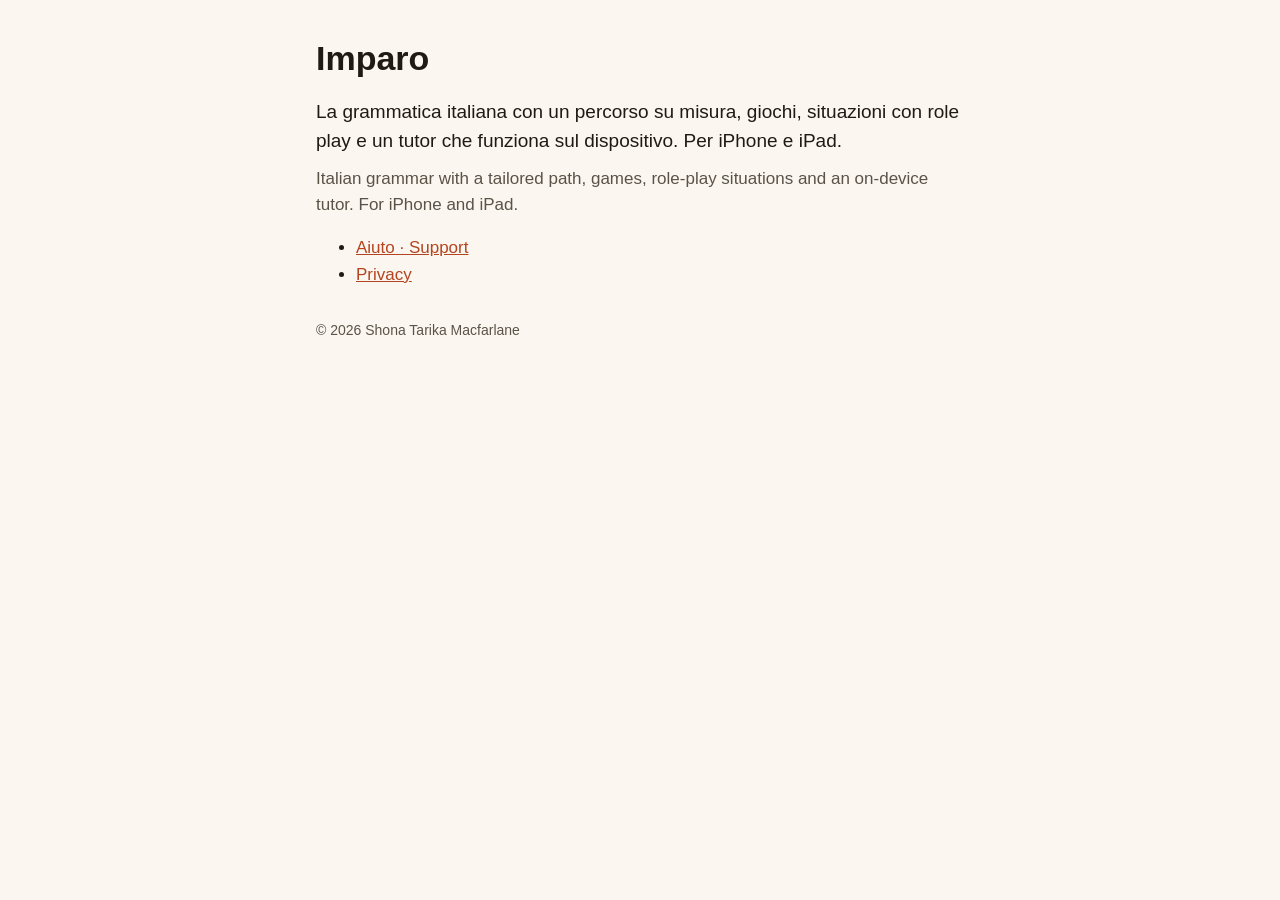
<file: index.html>
<!doctype html>
<html lang="it">
<head>
<meta charset="utf-8">
<meta name="viewport" content="width=device-width, initial-scale=1">
<title>Imparo</title>
<link rel="stylesheet" href="stile.css">
</head>
<body>
<main>
  <h1>Imparo</h1>
  <p class="lead">La grammatica italiana con un percorso su misura, giochi, situazioni con role play e un tutor che funziona sul dispositivo. Per iPhone e iPad.</p>
  <p lang="en">Italian grammar with a tailored path, games, role-play situations and an on-device tutor. For iPhone and iPad.</p>
  <ul>
    <li><a href="supporto.html">Aiuto · Support</a></li>
    <li><a href="privacy.html">Privacy</a></li>
  </ul>
  <p class="small">© 2026 Shona Tarika Macfarlane</p>
</main>
</body>
</html>
</file>
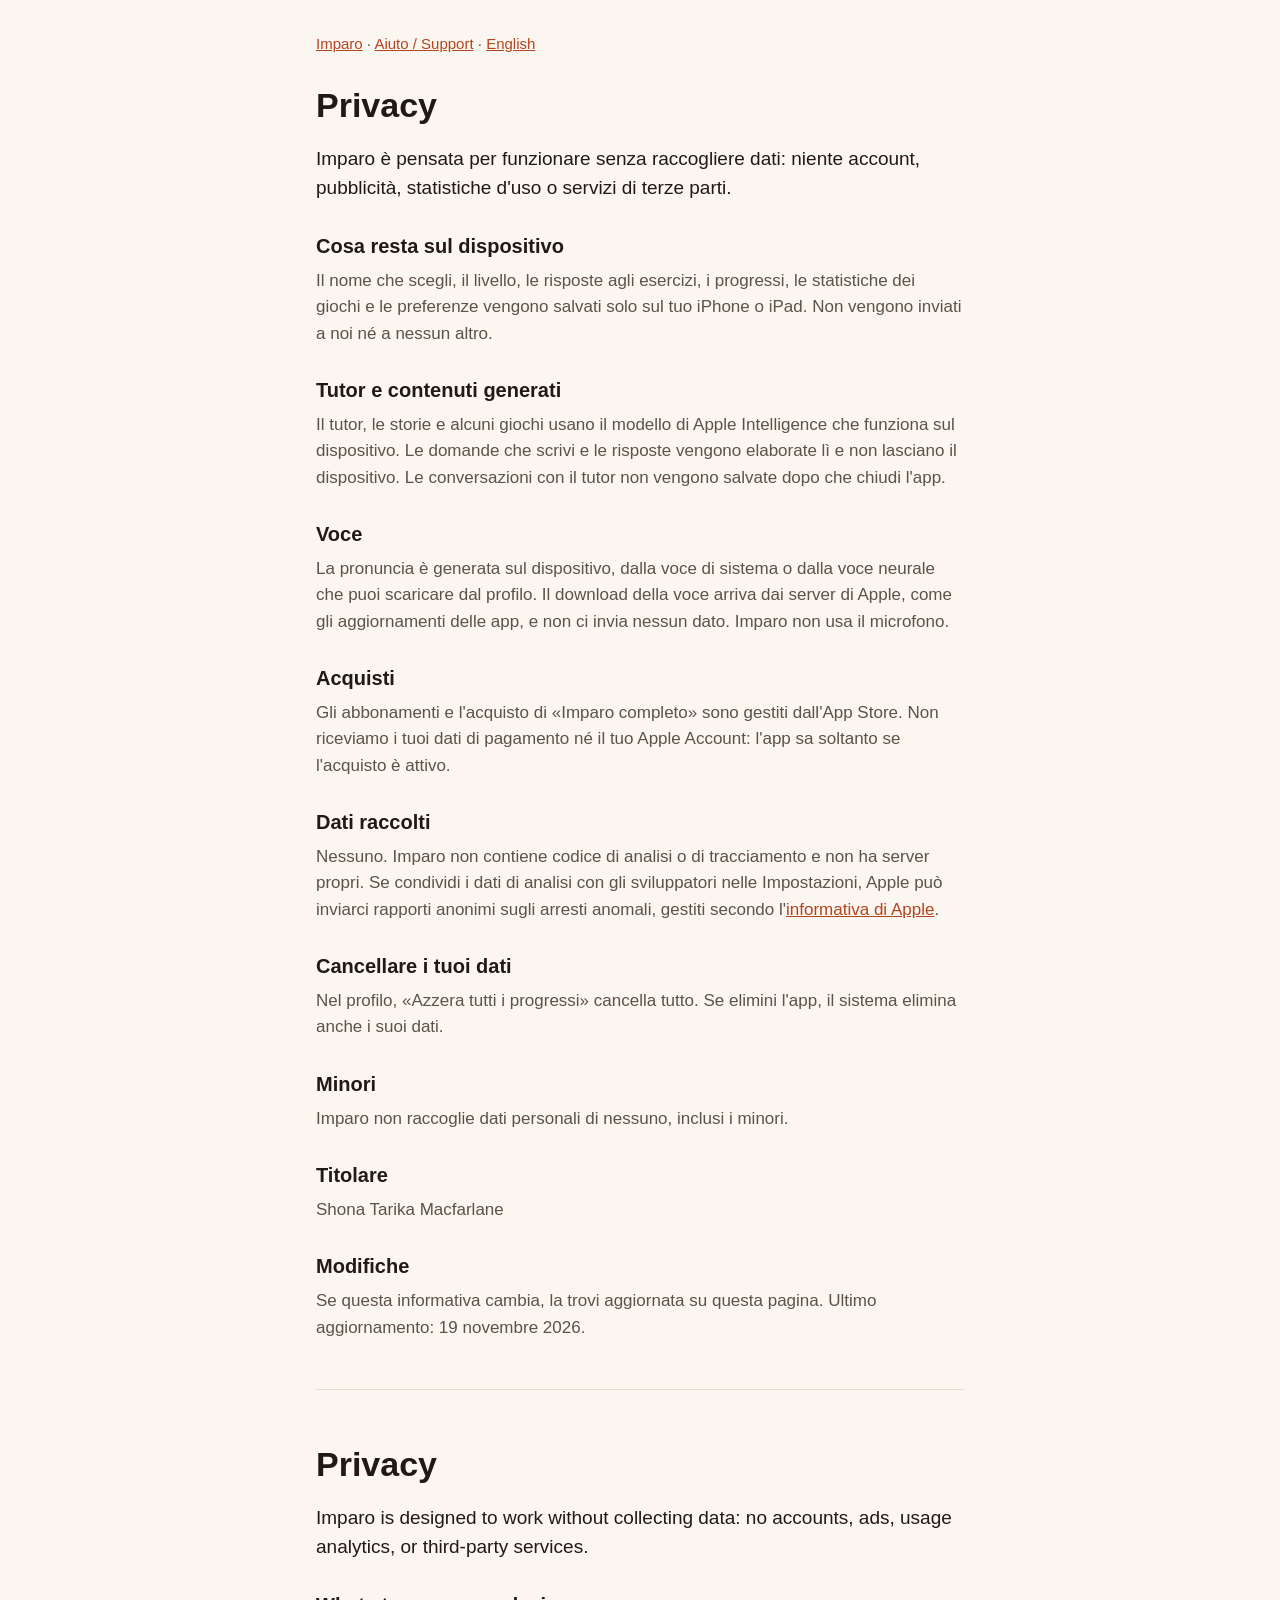
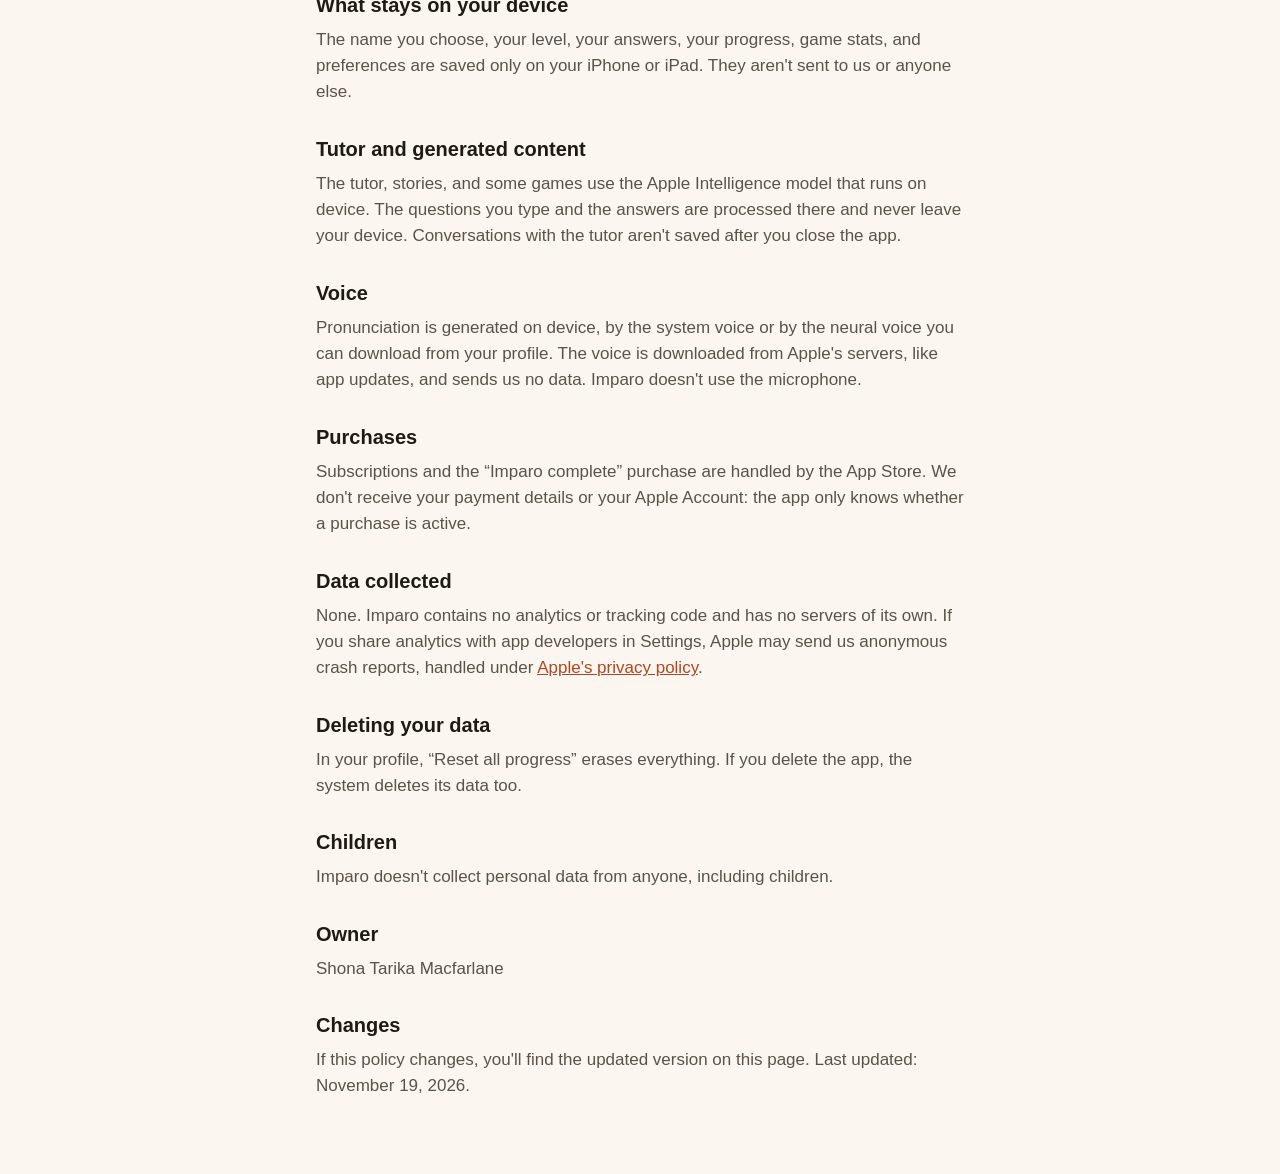
<file: privacy.html>
<!doctype html>
<html lang="it">
<head>
<meta charset="utf-8">
<meta name="viewport" content="width=device-width, initial-scale=1">
<title>Imparo · Privacy</title>
<link rel="stylesheet" href="stile.css">
</head>
<body>
<main>
  <nav><a href="index.html">Imparo</a> · <a href="supporto.html">Aiuto / Support</a> · <a href="#en">English</a></nav>

  <section lang="it">
    <h1>Privacy</h1>
    <p class="lead">Imparo è pensata per funzionare senza raccogliere dati: niente account, pubblicità, statistiche d'uso o servizi di terze parti.</p>
    <h2>Cosa resta sul dispositivo</h2>
    <p>Il nome che scegli, il livello, le risposte agli esercizi, i progressi, le statistiche dei giochi e le preferenze vengono salvati solo sul tuo iPhone o iPad. Non vengono inviati a noi né a nessun altro.</p>
    <h2>Tutor e contenuti generati</h2>
    <p>Il tutor, le storie e alcuni giochi usano il modello di Apple Intelligence che funziona sul dispositivo. Le domande che scrivi e le risposte vengono elaborate lì e non lasciano il dispositivo. Le conversazioni con il tutor non vengono salvate dopo che chiudi l'app.</p>
    <h2>Voce</h2>
    <p>La pronuncia è generata sul dispositivo, dalla voce di sistema o dalla voce neurale che puoi scaricare dal profilo. Il download della voce arriva dai server di Apple, come gli aggiornamenti delle app, e non ci invia nessun dato. Imparo non usa il microfono.</p>
    <h2>Acquisti</h2>
    <p>Gli abbonamenti e l'acquisto di «Imparo completo» sono gestiti dall'App Store. Non riceviamo i tuoi dati di pagamento né il tuo Apple Account: l'app sa soltanto se l'acquisto è attivo.</p>
    <h2>Dati raccolti</h2>
    <p>Nessuno. Imparo non contiene codice di analisi o di tracciamento e non ha server propri. Se condividi i dati di analisi con gli sviluppatori nelle Impostazioni, Apple può inviarci rapporti anonimi sugli arresti anomali, gestiti secondo l'<a href="https://www.apple.com/it/legal/privacy/">informativa di Apple</a>.</p>
    <h2>Cancellare i tuoi dati</h2>
    <p>Nel profilo, «Azzera tutti i progressi» cancella tutto. Se elimini l'app, il sistema elimina anche i suoi dati.</p>
    <h2>Minori</h2>
    <p>Imparo non raccoglie dati personali di nessuno, inclusi i minori.</p>
    <h2>Titolare</h2>
    <p>Shona Tarika Macfarlane</p>
    <h2>Modifiche</h2>
    <p>Se questa informativa cambia, la trovi aggiornata su questa pagina. Ultimo aggiornamento: 19 novembre 2026.</p>
  </section>

  <hr>

  <section lang="en" id="en">
    <h1>Privacy</h1>
    <p class="lead">Imparo is designed to work without collecting data: no accounts, ads, usage analytics, or third-party services.</p>
    <h2>What stays on your device</h2>
    <p>The name you choose, your level, your answers, your progress, game stats, and preferences are saved only on your iPhone or iPad. They aren't sent to us or anyone else.</p>
    <h2>Tutor and generated content</h2>
    <p>The tutor, stories, and some games use the Apple Intelligence model that runs on device. The questions you type and the answers are processed there and never leave your device. Conversations with the tutor aren't saved after you close the app.</p>
    <h2>Voice</h2>
    <p>Pronunciation is generated on device, by the system voice or by the neural voice you can download from your profile. The voice is downloaded from Apple's servers, like app updates, and sends us no data. Imparo doesn't use the microphone.</p>
    <h2>Purchases</h2>
    <p>Subscriptions and the “Imparo complete” purchase are handled by the App Store. We don't receive your payment details or your Apple Account: the app only knows whether a purchase is active.</p>
    <h2>Data collected</h2>
    <p>None. Imparo contains no analytics or tracking code and has no servers of its own. If you share analytics with app developers in Settings, Apple may send us anonymous crash reports, handled under <a href="https://www.apple.com/legal/privacy/">Apple's privacy policy</a>.</p>
    <h2>Deleting your data</h2>
    <p>In your profile, “Reset all progress” erases everything. If you delete the app, the system deletes its data too.</p>
    <h2>Children</h2>
    <p>Imparo doesn't collect personal data from anyone, including children.</p>
    <h2>Owner</h2>
    <p>Shona Tarika Macfarlane</p>
    <h2>Changes</h2>
    <p>If this policy changes, you'll find the updated version on this page. Last updated: November 19, 2026.</p>
  </section>
</main>
</body>
</html>
</file>
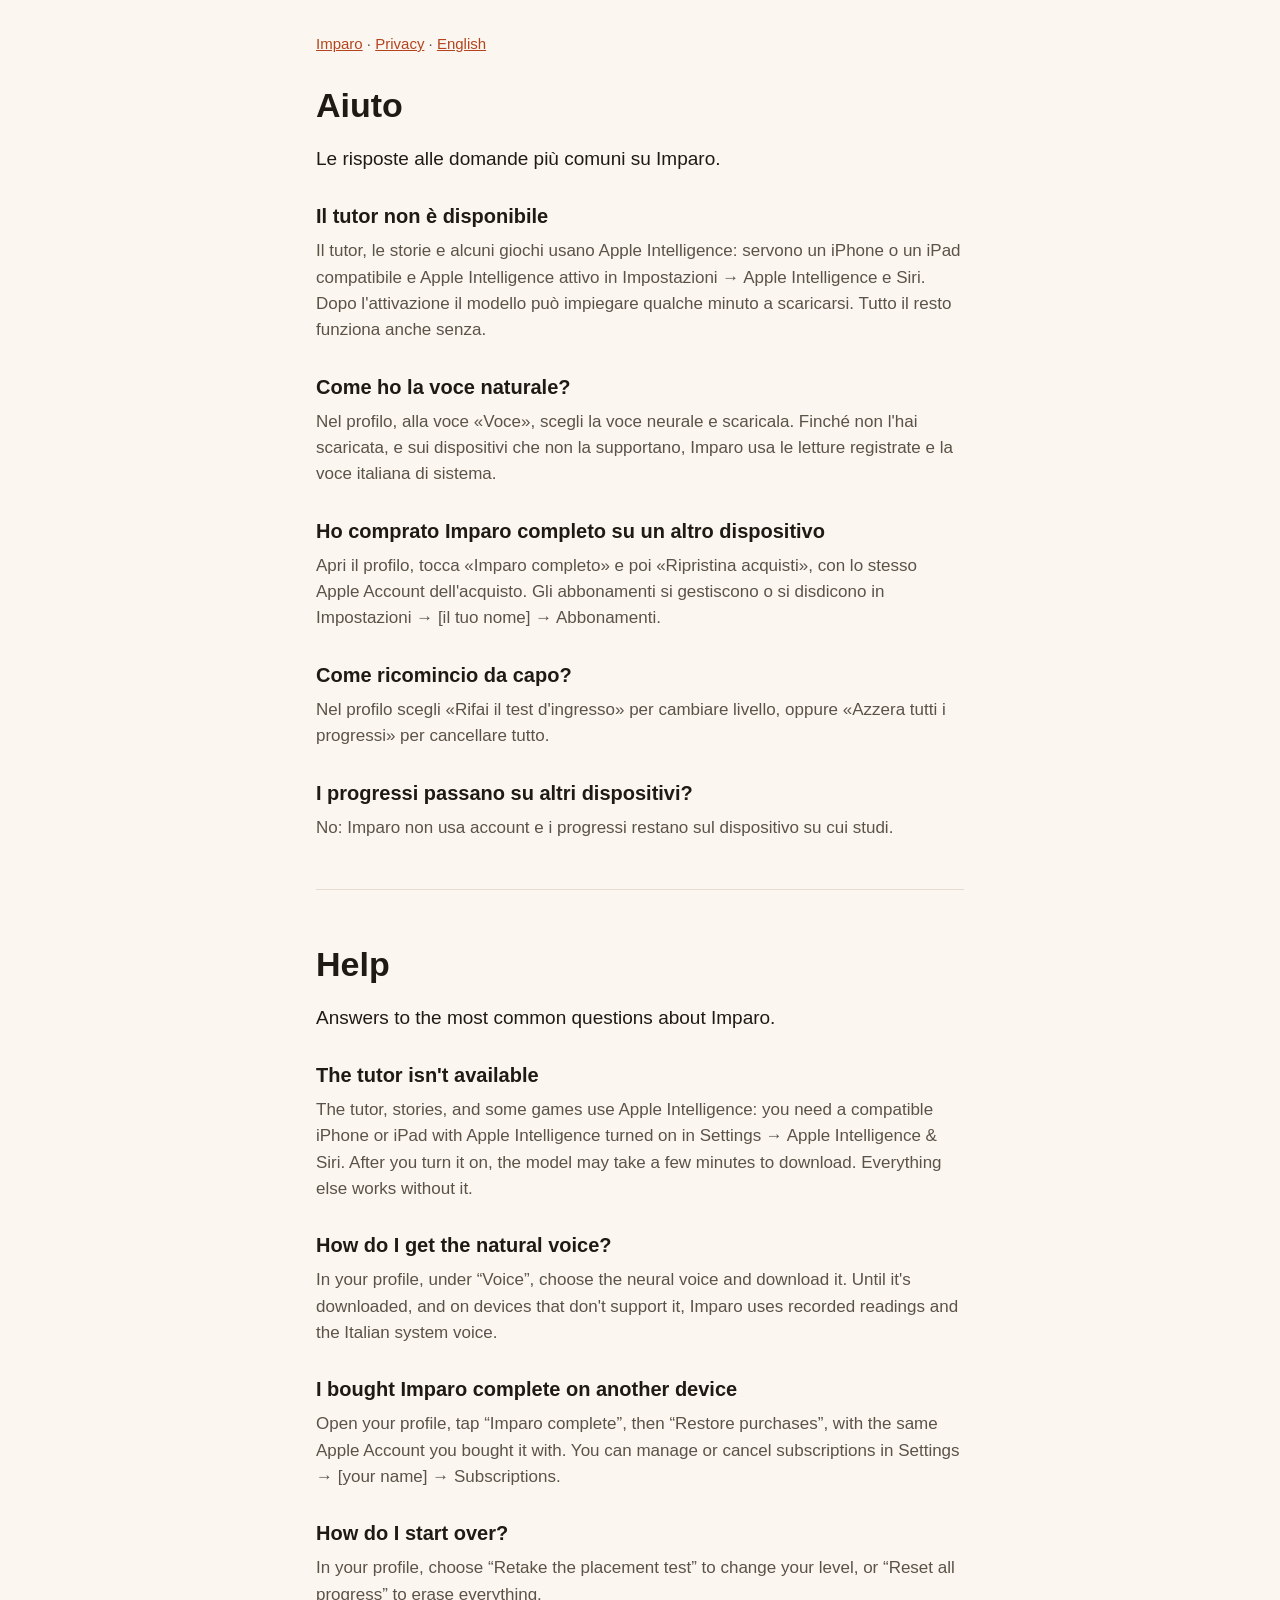
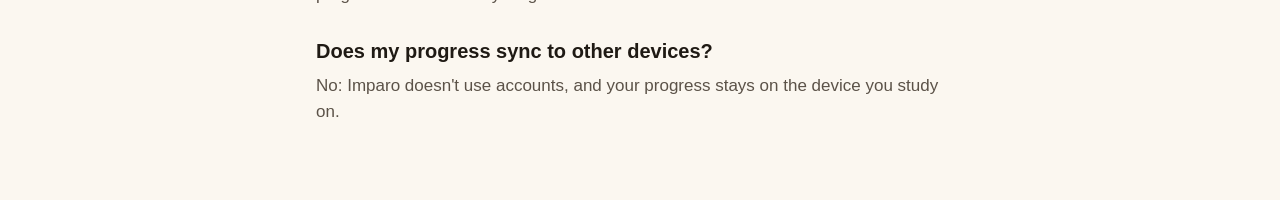
<file: supporto.html>
<!doctype html>
<html lang="it">
<head>
<meta charset="utf-8">
<meta name="viewport" content="width=device-width, initial-scale=1">
<title>Imparo · Aiuto</title>
<link rel="stylesheet" href="stile.css">
</head>
<body>
<main>
  <nav><a href="index.html">Imparo</a> · <a href="privacy.html">Privacy</a> · <a href="#en">English</a></nav>

  <section lang="it">
    <h1>Aiuto</h1>
    <p class="lead">Le risposte alle domande più comuni su Imparo.</p>
    <h2>Il tutor non è disponibile</h2>
    <p>Il tutor, le storie e alcuni giochi usano Apple Intelligence: servono un iPhone o un iPad compatibile e Apple Intelligence attivo in Impostazioni → Apple Intelligence e Siri. Dopo l'attivazione il modello può impiegare qualche minuto a scaricarsi. Tutto il resto funziona anche senza.</p>
    <h2>Come ho la voce naturale?</h2>
    <p>Nel profilo, alla voce «Voce», scegli la voce neurale e scaricala. Finché non l'hai scaricata, e sui dispositivi che non la supportano, Imparo usa le letture registrate e la voce italiana di sistema.</p>
    <h2>Ho comprato Imparo completo su un altro dispositivo</h2>
    <p>Apri il profilo, tocca «Imparo completo» e poi «Ripristina acquisti», con lo stesso Apple Account dell'acquisto. Gli abbonamenti si gestiscono o si disdicono in Impostazioni → [il tuo nome] → Abbonamenti.</p>
    <h2>Come ricomincio da capo?</h2>
    <p>Nel profilo scegli «Rifai il test d'ingresso» per cambiare livello, oppure «Azzera tutti i progressi» per cancellare tutto.</p>
    <h2>I progressi passano su altri dispositivi?</h2>
    <p>No: Imparo non usa account e i progressi restano sul dispositivo su cui studi.</p>
  </section>

  <hr>

  <section lang="en" id="en">
    <h1>Help</h1>
    <p class="lead">Answers to the most common questions about Imparo.</p>
    <h2>The tutor isn't available</h2>
    <p>The tutor, stories, and some games use Apple Intelligence: you need a compatible iPhone or iPad with Apple Intelligence turned on in Settings → Apple Intelligence &amp; Siri. After you turn it on, the model may take a few minutes to download. Everything else works without it.</p>
    <h2>How do I get the natural voice?</h2>
    <p>In your profile, under “Voice”, choose the neural voice and download it. Until it's downloaded, and on devices that don't support it, Imparo uses recorded readings and the Italian system voice.</p>
    <h2>I bought Imparo complete on another device</h2>
    <p>Open your profile, tap “Imparo complete”, then “Restore purchases”, with the same Apple Account you bought it with. You can manage or cancel subscriptions in Settings → [your name] → Subscriptions.</p>
    <h2>How do I start over?</h2>
    <p>In your profile, choose “Retake the placement test” to change your level, or “Reset all progress” to erase everything.</p>
    <h2>Does my progress sync to other devices?</h2>
    <p>No: Imparo doesn't use accounts, and your progress stays on the device you study on.</p>
  </section>
</main>
</body>
</html>
</file>
<file: stile.css>
:root { --bg: #fbf7f0; --ink: #1f1a14; --soft: #5b5248; --accent: #b4441f; --line: #e5dccd; color-scheme: light dark; }
@media (prefers-color-scheme: dark) { :root { --bg: #17130f; --ink: #f3ece2; --soft: #b9ad9e; --accent: #f08a5d; --line: #3a322a; } }
* { box-sizing: border-box; }
body { margin: 0; background: var(--bg); color: var(--ink); font: 17px/1.55 -apple-system, BlinkMacSystemFont, "Helvetica Neue", sans-serif; }
main { max-width: 680px; margin: 0 auto; padding: 32px 16px 64px; }
nav { font-size: 15px; color: var(--soft); margin-bottom: 24px; }
a { color: var(--accent); }
h1 { font-size: 34px; margin: 0 0 12px; }
h2 { font-size: 20px; margin: 28px 0 6px; }
p { margin: 0 0 10px; color: var(--soft); }
.lead { color: var(--ink); font-size: 19px; }
.small { font-size: 14px; margin-top: 32px; }
hr { border: 0; border-top: 1px solid var(--line); margin: 48px 0; }
.button { display: inline-block; padding: 12px 20px; border-radius: 999px; background: var(--accent); color: #fff; text-decoration: none; font-weight: 600; }
</file>
